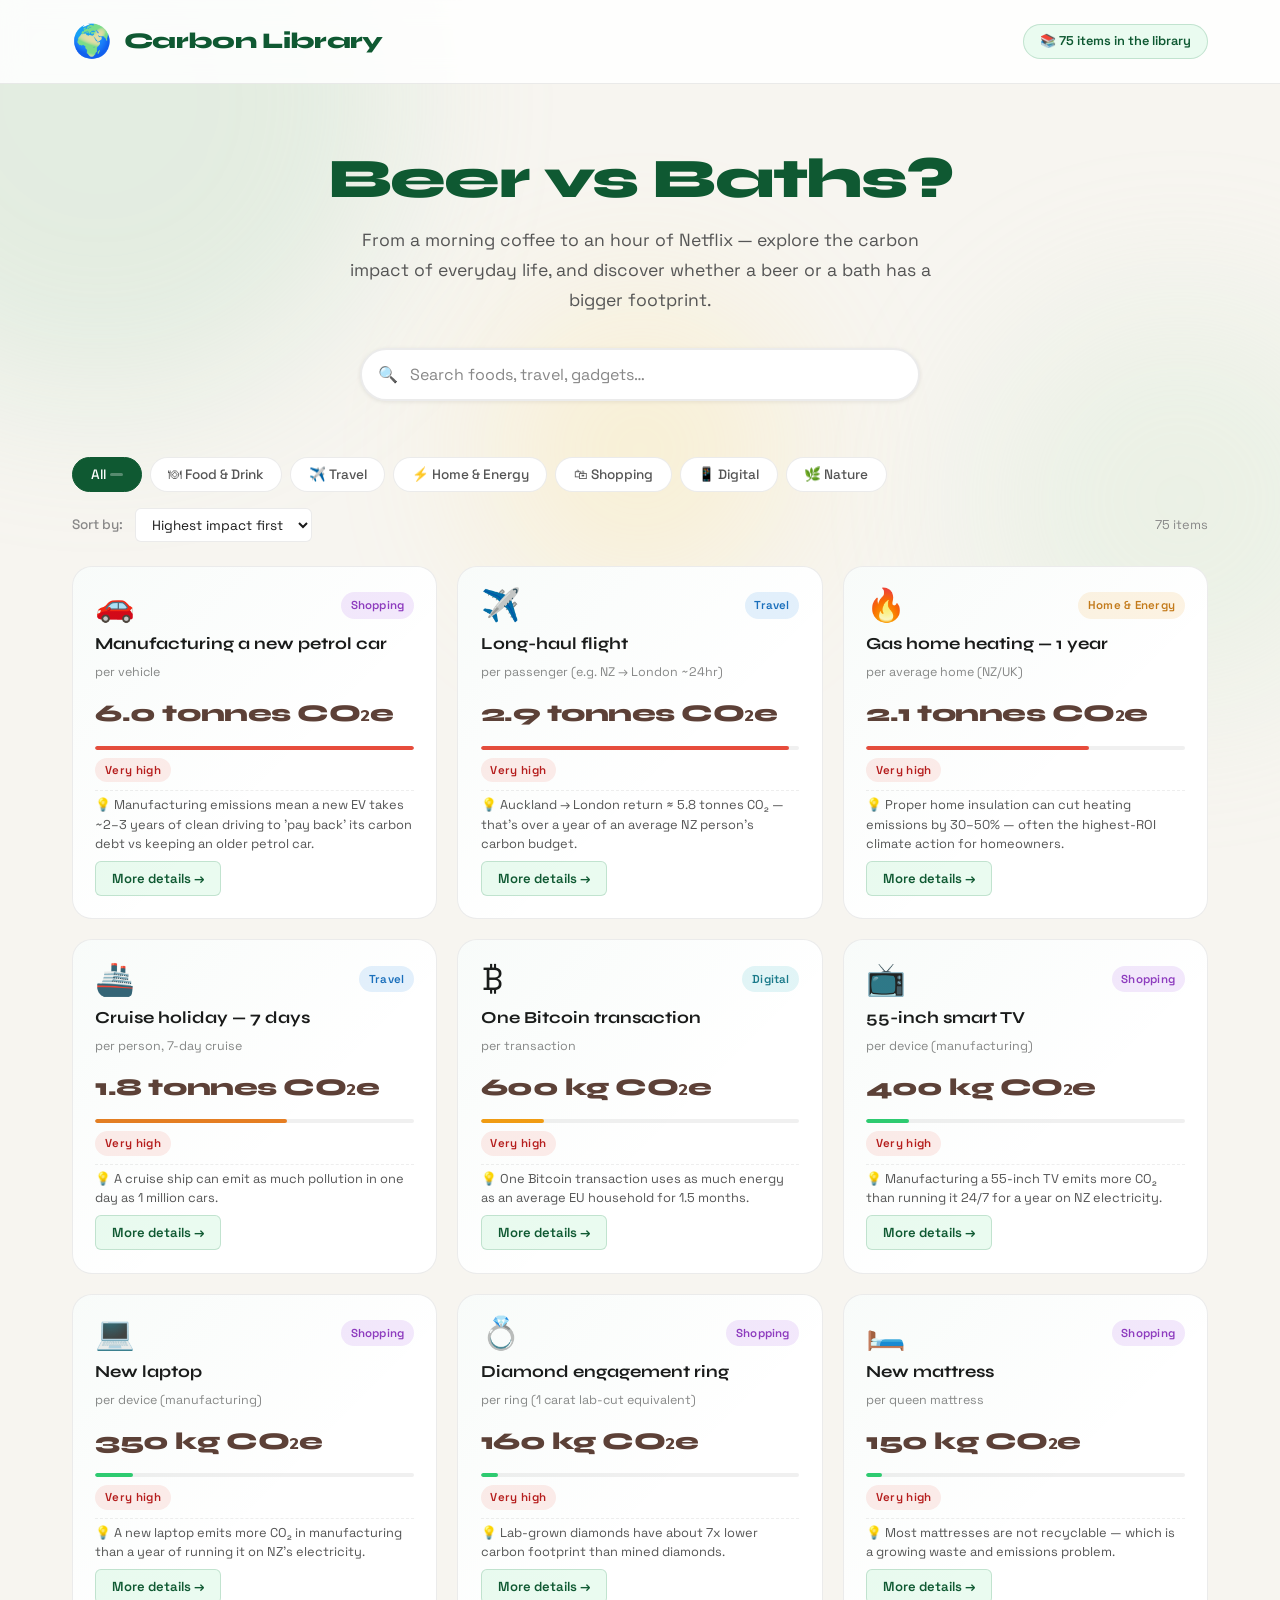
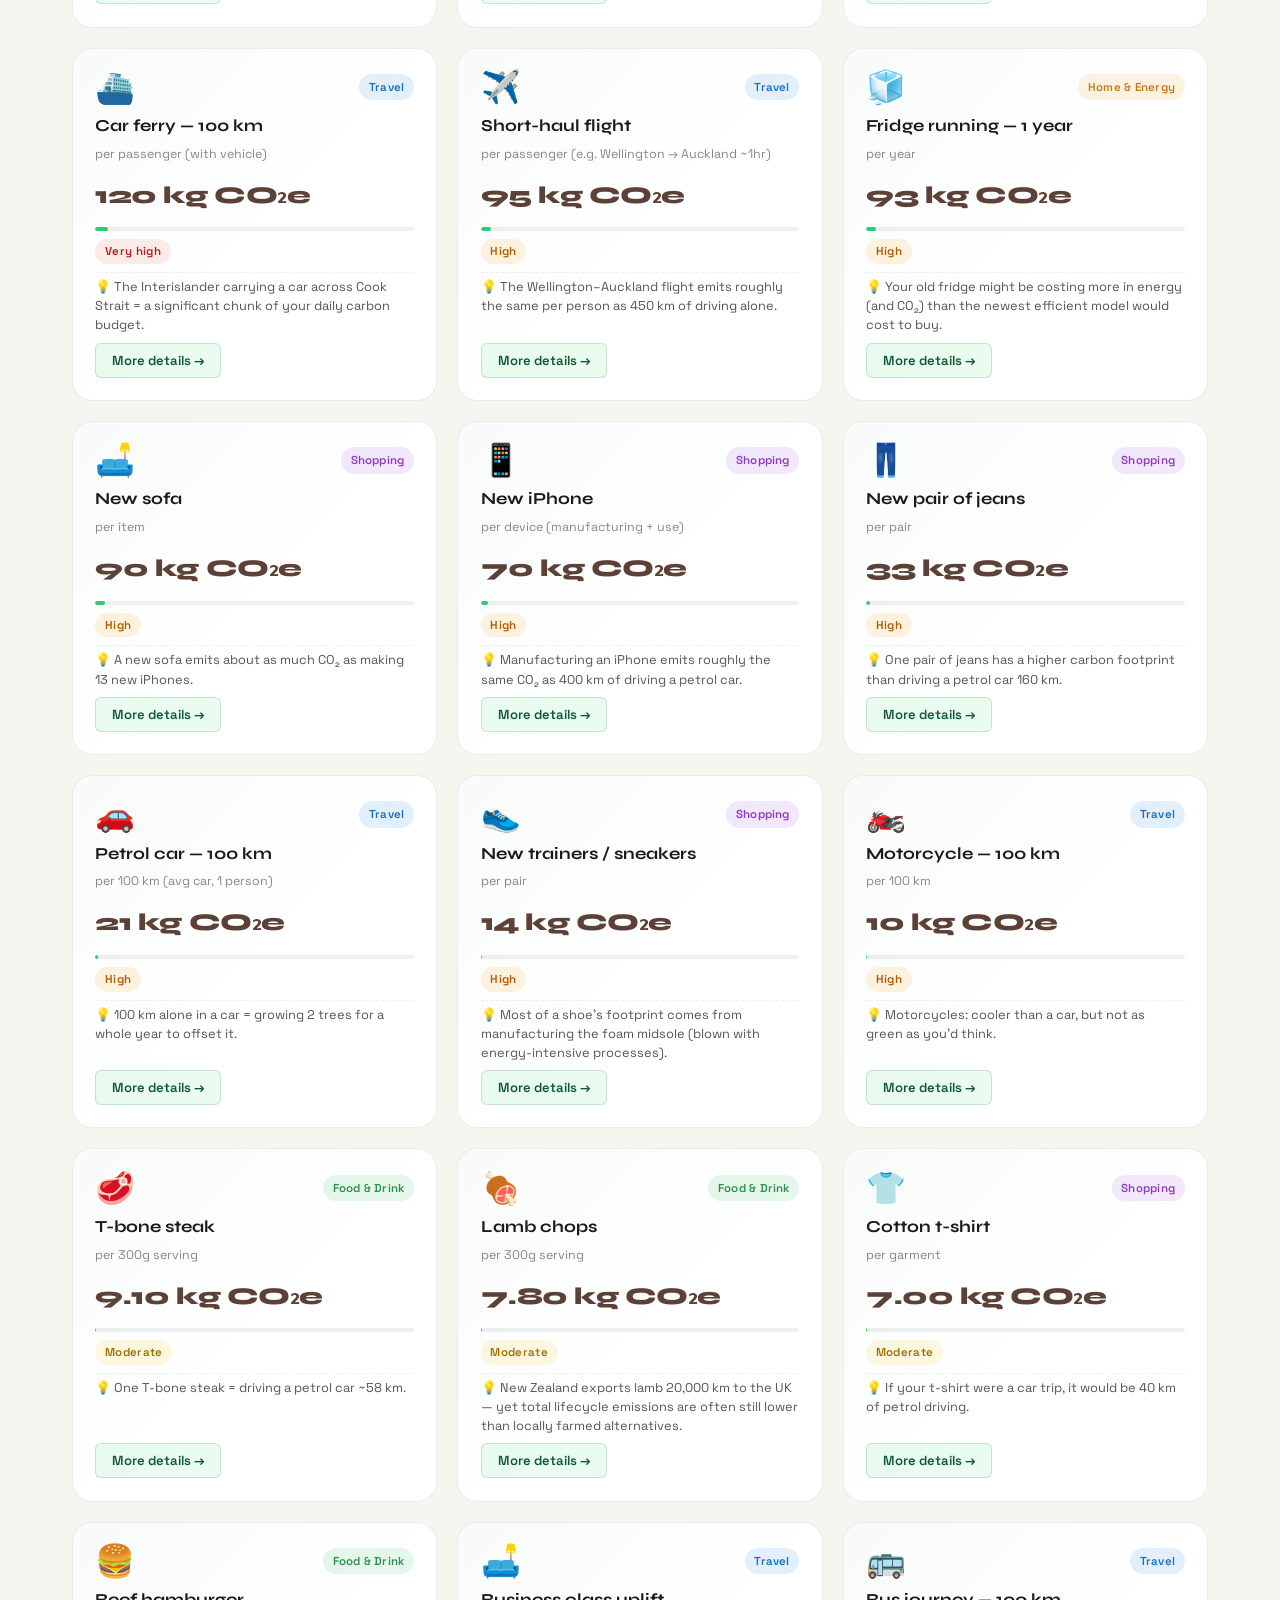
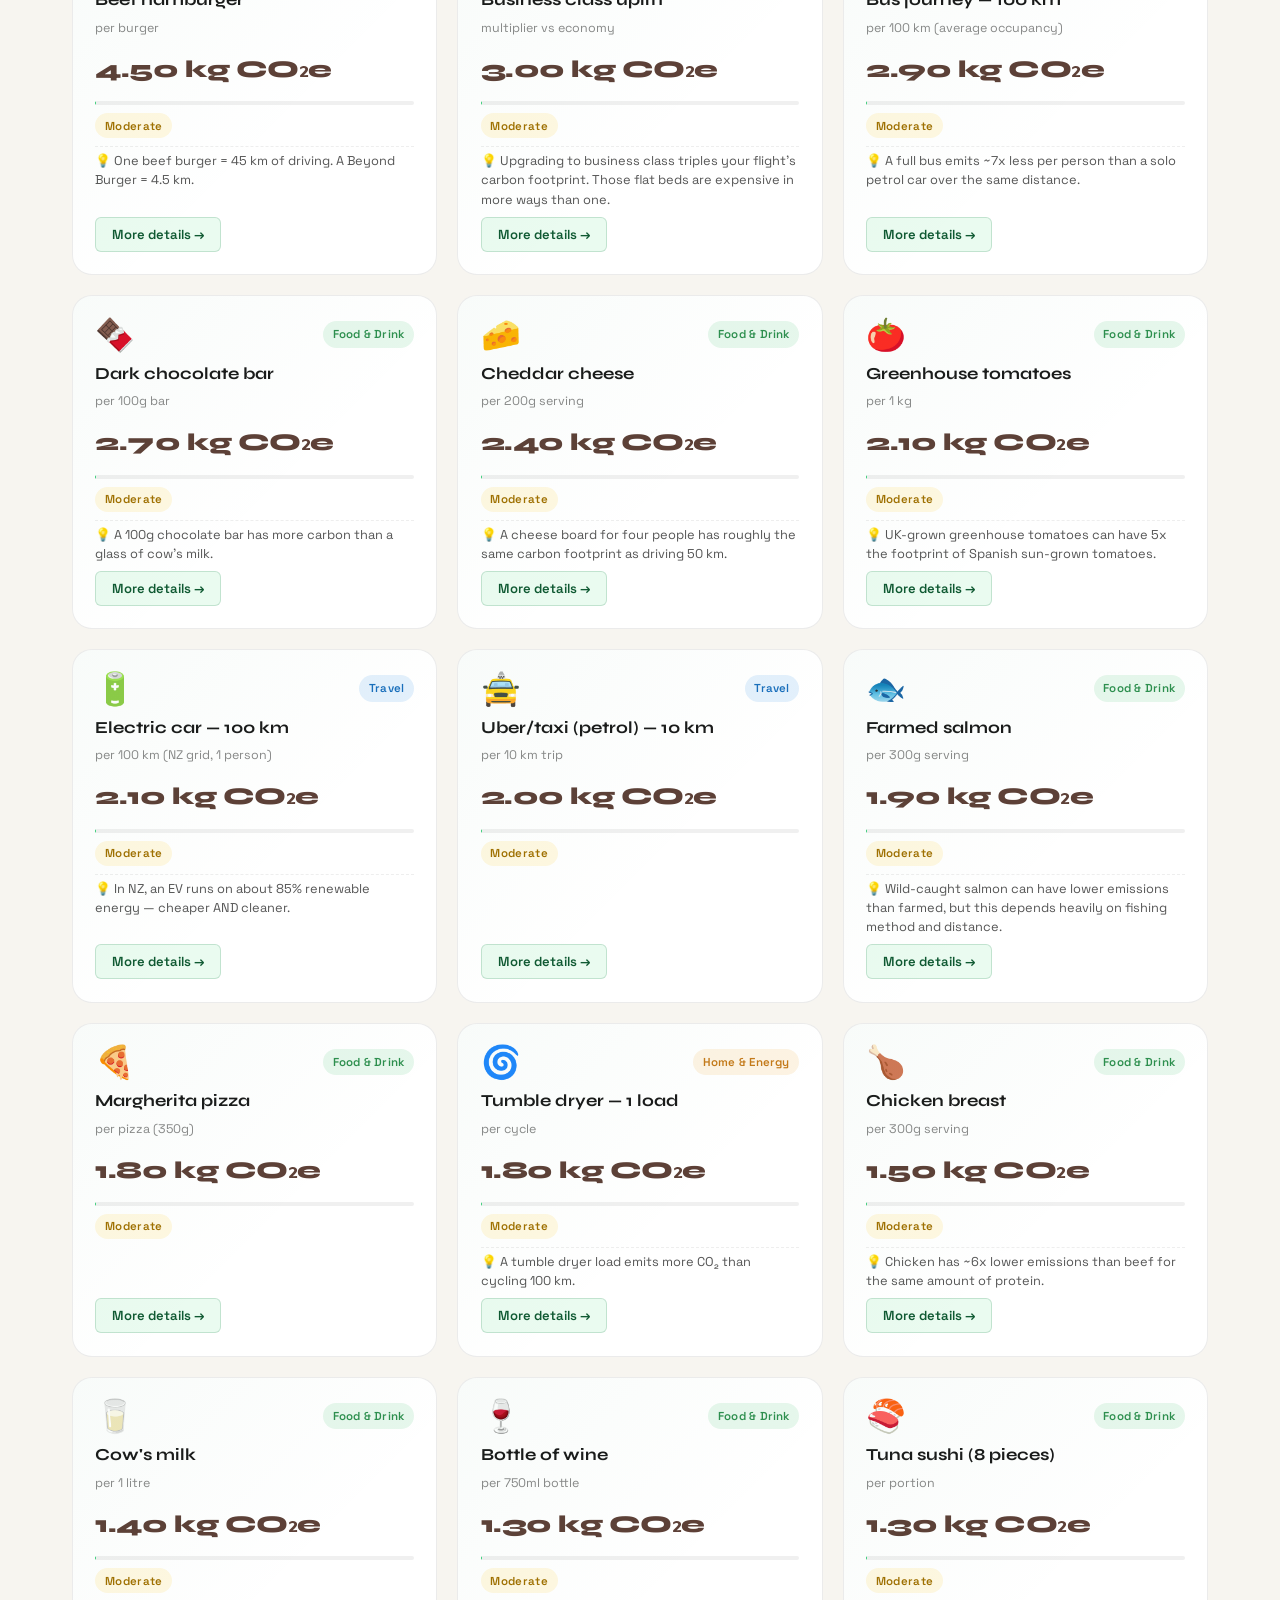
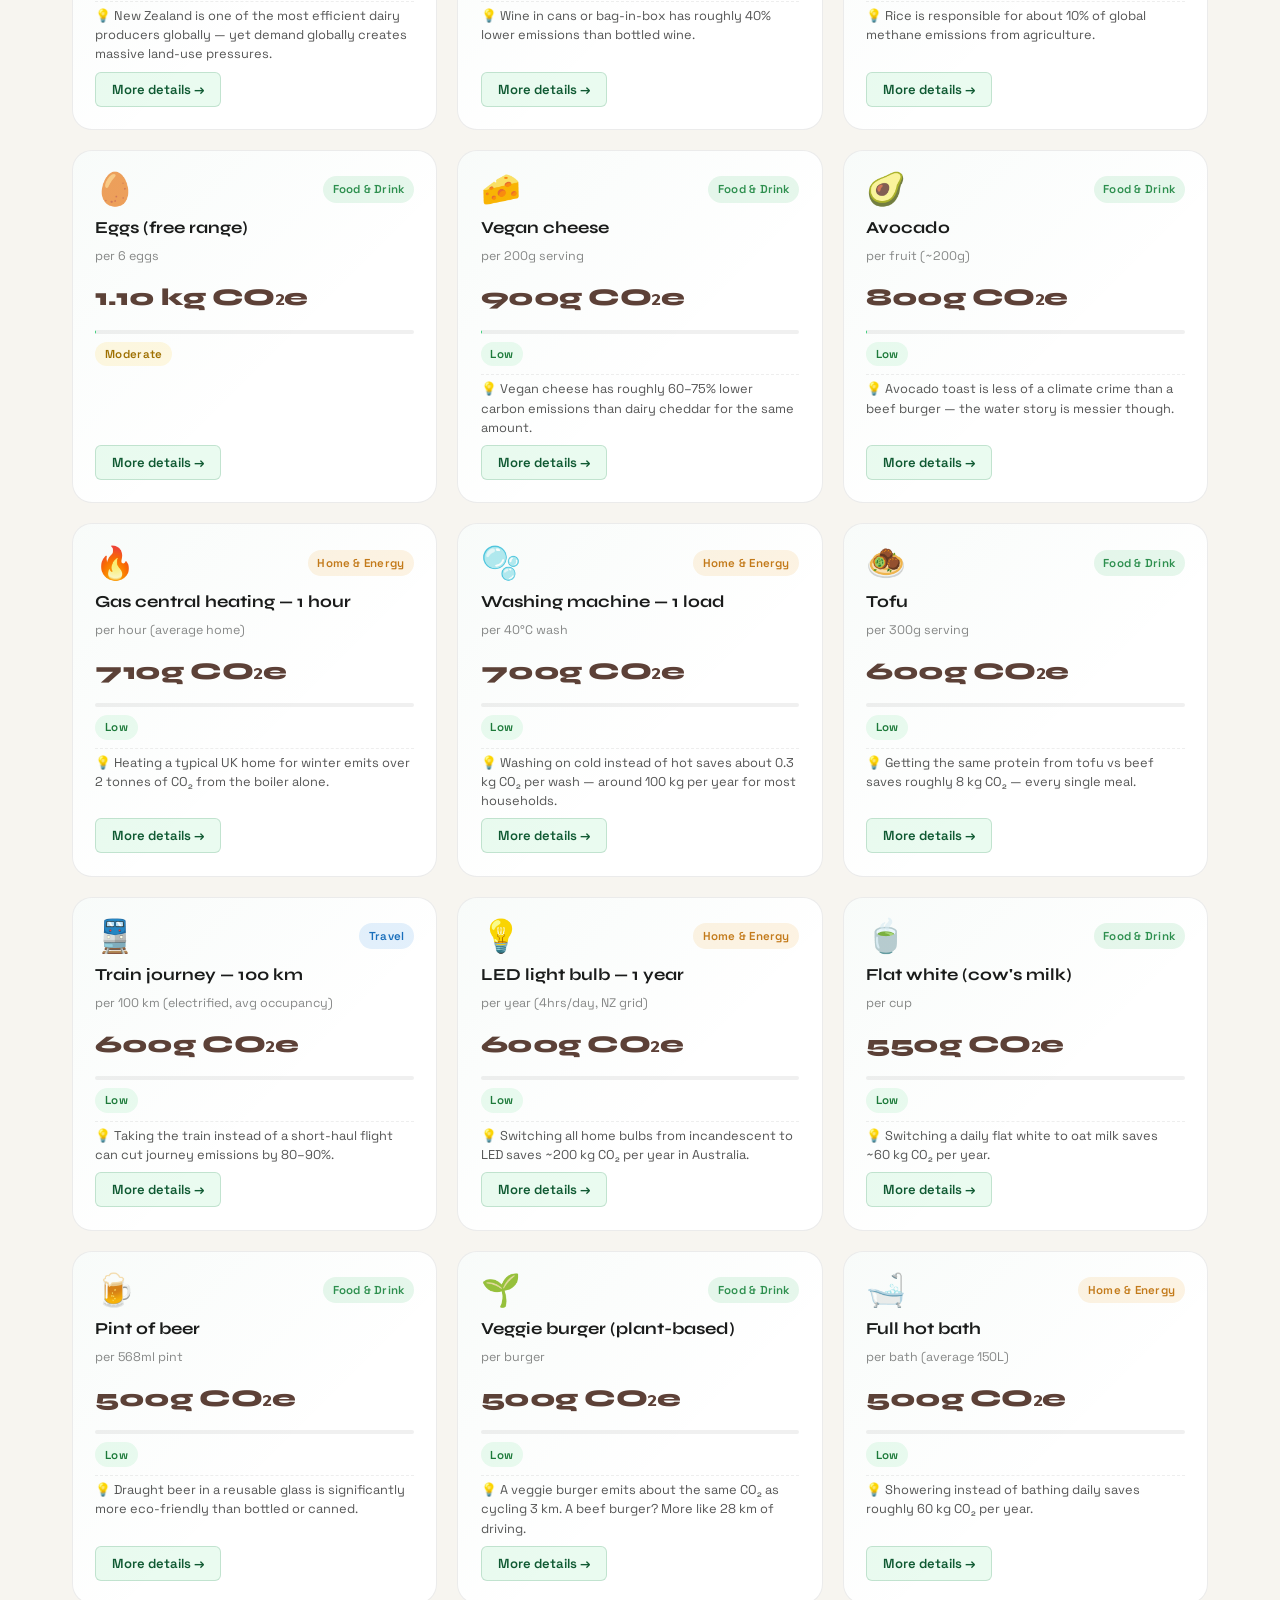
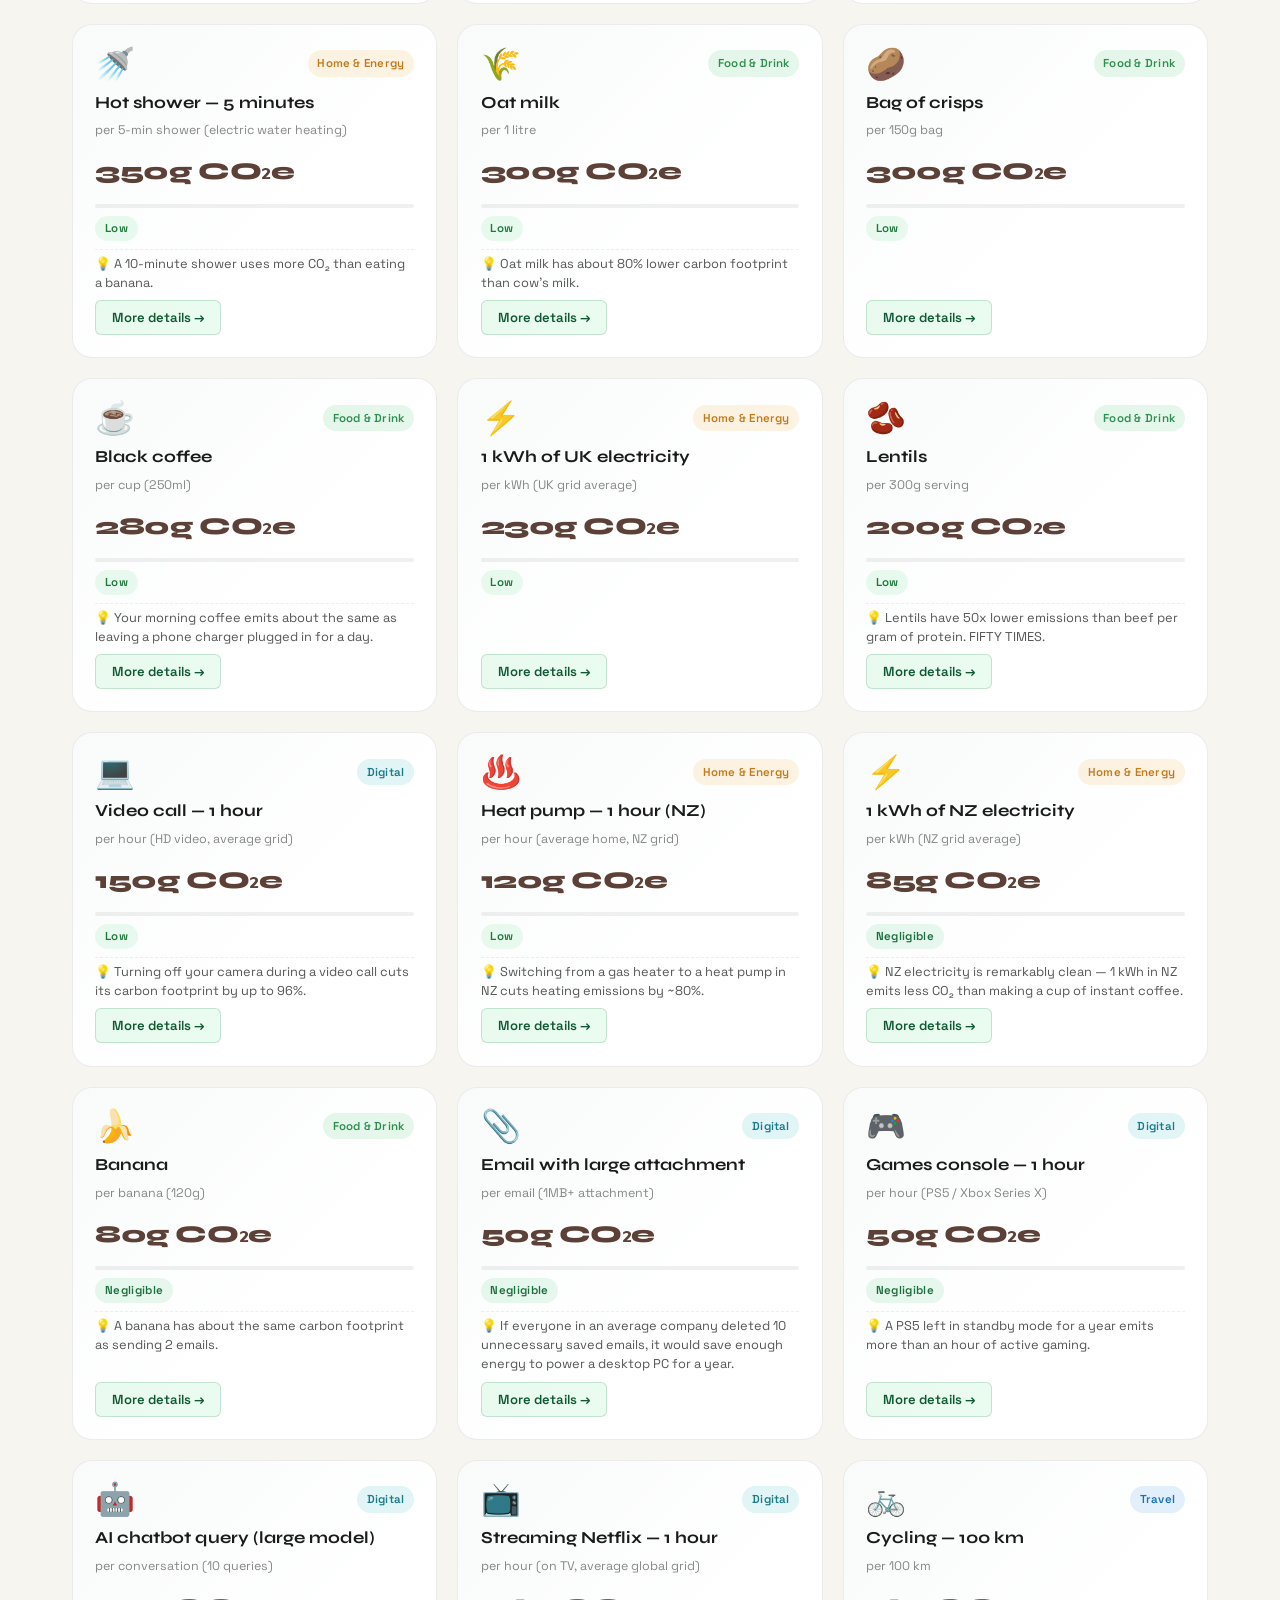
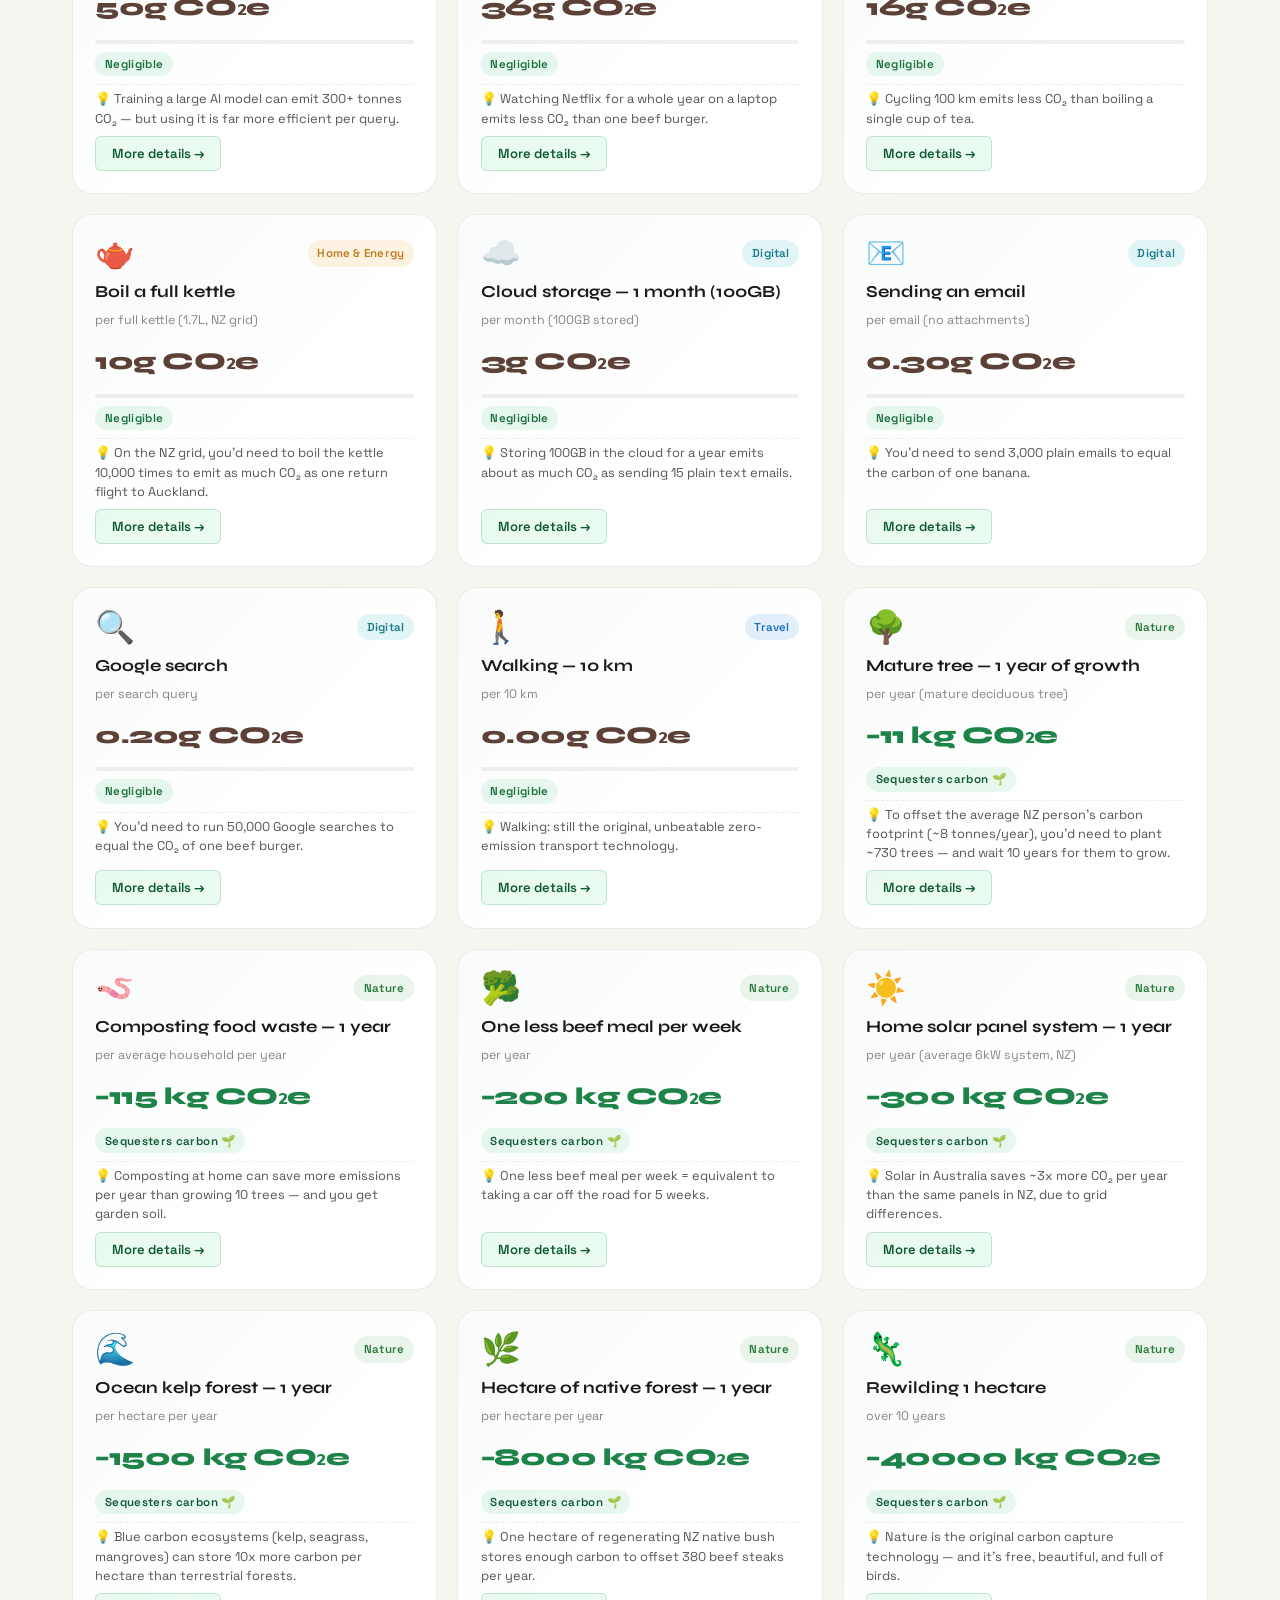
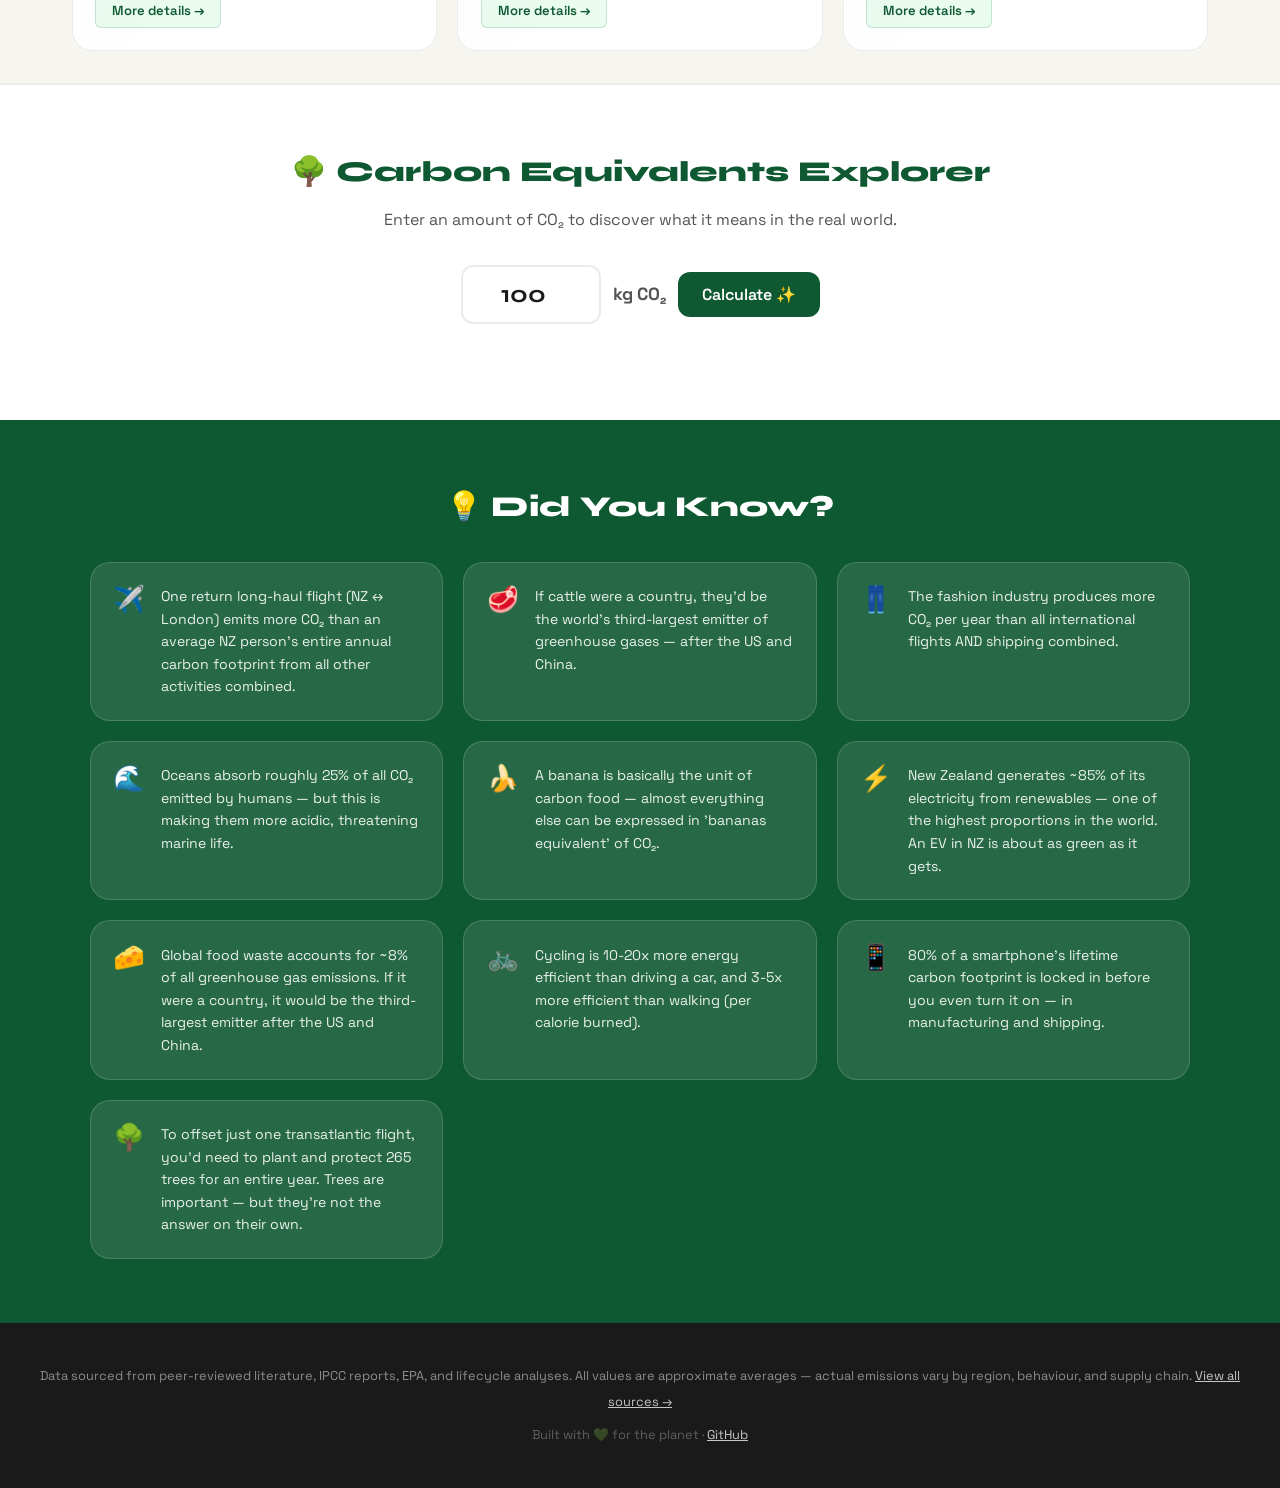
<file: index.html>
<!DOCTYPE html>
<html lang="en">
<head>
<meta charset="UTF-8" />
<meta name="viewport" content="width=device-width, initial-scale=1.0" />
<title>Carbon Library 🌍</title>
<link rel="preconnect" href="https://fonts.googleapis.com" />
<link rel="preconnect" href="https://fonts.gstatic.com" crossorigin />
<link href="https://fonts.googleapis.com/css2?family=Space+Grotesk:wght@300;400;500;600;700&family=Syne:wght@400;600;700;800&display=swap" rel="stylesheet" />
<link rel="stylesheet" href="style.css" />
</head>
<body>

<div class="bg-blobs" aria-hidden="true">
  <div class="blob blob-1"></div>
  <div class="blob blob-2"></div>
  <div class="blob blob-3"></div>
</div>

<header class="site-header">
  <div class="header-inner">
    <div class="logo">
      <span class="logo-icon">🌍</span>
      <div>
        <span class="logo-text">Carbon Library</span>
      </div>
    </div>
    <div class="header-stats">
      <div class="stat-pill" id="total-count">Loading…</div>
    </div>
  </div>
</header>

<main>

  <section class="hero">
    <h1>Beer vs Baths?</h1>
    <p class="hero-sub">From a morning coffee to an hour of Netflix — explore the carbon impact of everyday life, and discover whether a beer or a bath has a bigger footprint.</p>
    <div class="search-bar-wrap">
      <span class="search-icon">🔍</span>
      <input type="text" id="search" placeholder="Search foods, travel, gadgets…" autocomplete="off" aria-label="Search the carbon library" />
      <button class="clear-btn" id="clear-btn" aria-label="Clear search" style="display:none">✕</button>
    </div>
  </section>

  <section class="filter-row" aria-label="Filter by category">
    <button class="filter-btn active" data-cat="all">All <span class="count-badge" id="badge-all"></span></button>
    <button class="filter-btn" data-cat="food">🍽 Food &amp; Drink</button>
    <button class="filter-btn" data-cat="travel">✈️ Travel</button>
    <button class="filter-btn" data-cat="energy">⚡ Home &amp; Energy</button>
    <button class="filter-btn" data-cat="shopping">🛍 Shopping</button>
    <button class="filter-btn" data-cat="digital">📱 Digital</button>
    <button class="filter-btn" data-cat="nature">🌿 Nature</button>
  </section>

  <section class="sort-row">
    <label for="sort-select">Sort by:</label>
    <select id="sort-select">
      <option value="impact-desc">Highest impact first</option>
      <option value="impact-asc">Lowest impact first</option>
      <option value="alpha">A → Z</option>
    </select>
    <span class="results-count" id="results-label"></span>
  </section>

  <div class="cards-grid" id="cards-grid" role="list" aria-live="polite" aria-label="Carbon footprint entries">
  </div>

  <div class="empty-state" id="empty-state" hidden>
    <p>😅 Nothing found for that search.</p>
    <p>Try "beef", "flight", or "Netflix".</p>
  </div>

  <section class="equivalents-panel">
    <h2>🌳 Carbon Equivalents Explorer</h2>
    <p class="panel-sub">Enter an amount of CO₂ to discover what it means in the real world.</p>
    <div class="equiv-input-row">
      <input type="number" id="equiv-input" value="100" min="0" step="1" aria-label="Enter CO₂ in kg" />
      <span class="equiv-unit">kg CO₂</span>
      <button class="equiv-btn" onclick="computeEquivalents()">Calculate ✨</button>
    </div>
    <div class="equiv-results" id="equiv-results"></div>
  </section>

  <section class="fun-facts-panel">
    <h2>💡 Did You Know?</h2>
    <div class="facts-grid" id="facts-grid"></div>
  </section>

</main>

<footer>
  <p>Data sourced from peer-reviewed literature, IPCC reports, EPA, and lifecycle analyses. All values are approximate averages — actual emissions vary by region, behaviour, and supply chain. <a href="sources.html">View all sources →</a></p>
  <p class="footer-credit">Built with 💚 for the planet · <a href="https://github.com/yourusername/carbon-footprint-library">GitHub</a></p>
</footer>

<!-- Detail Modal -->
<div class="modal-overlay" id="modal-overlay" hidden role="dialog" aria-modal="true" aria-labelledby="modal-title">
  <div class="modal">
    <button class="modal-close" id="modal-close" aria-label="Close">✕</button>
    <div id="modal-content"></div>
  </div>
</div>

<script src="data.js"></script>
<script src="app.js"></script>
</body>
</html>
</file>
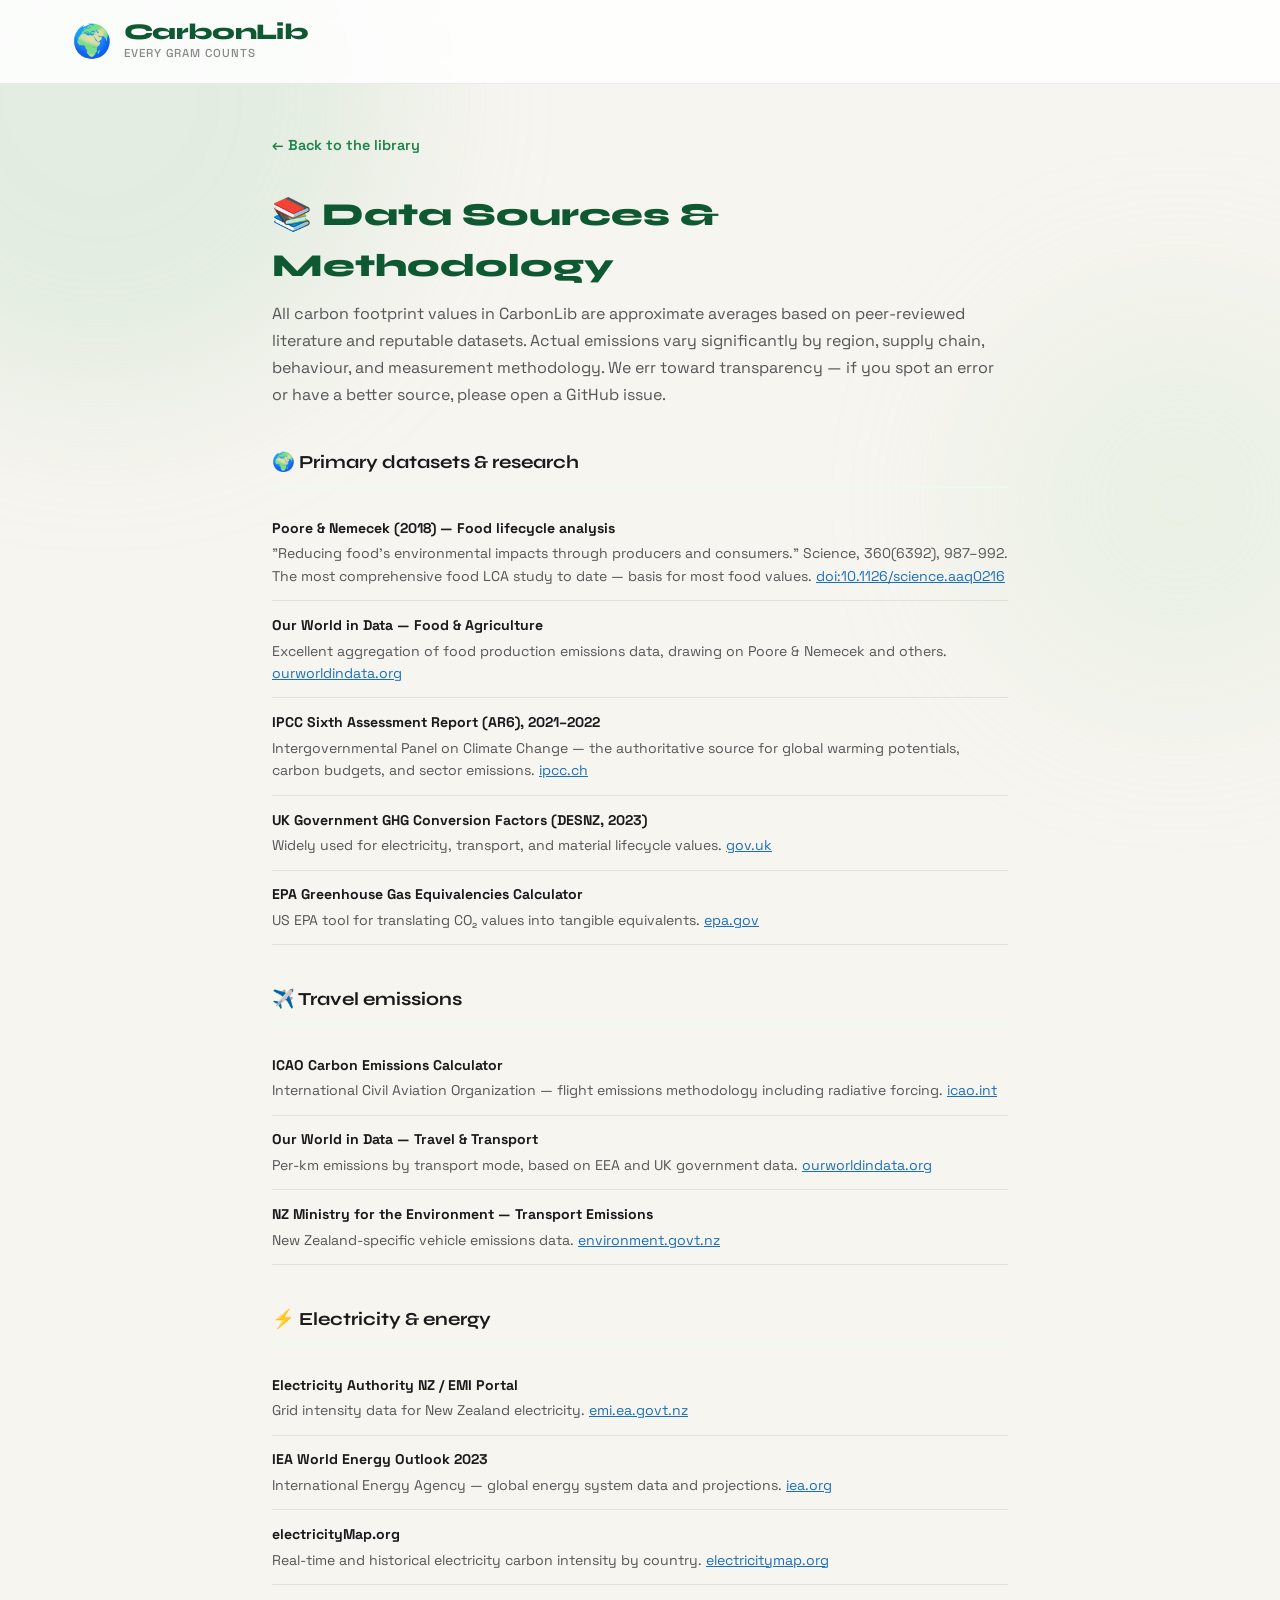
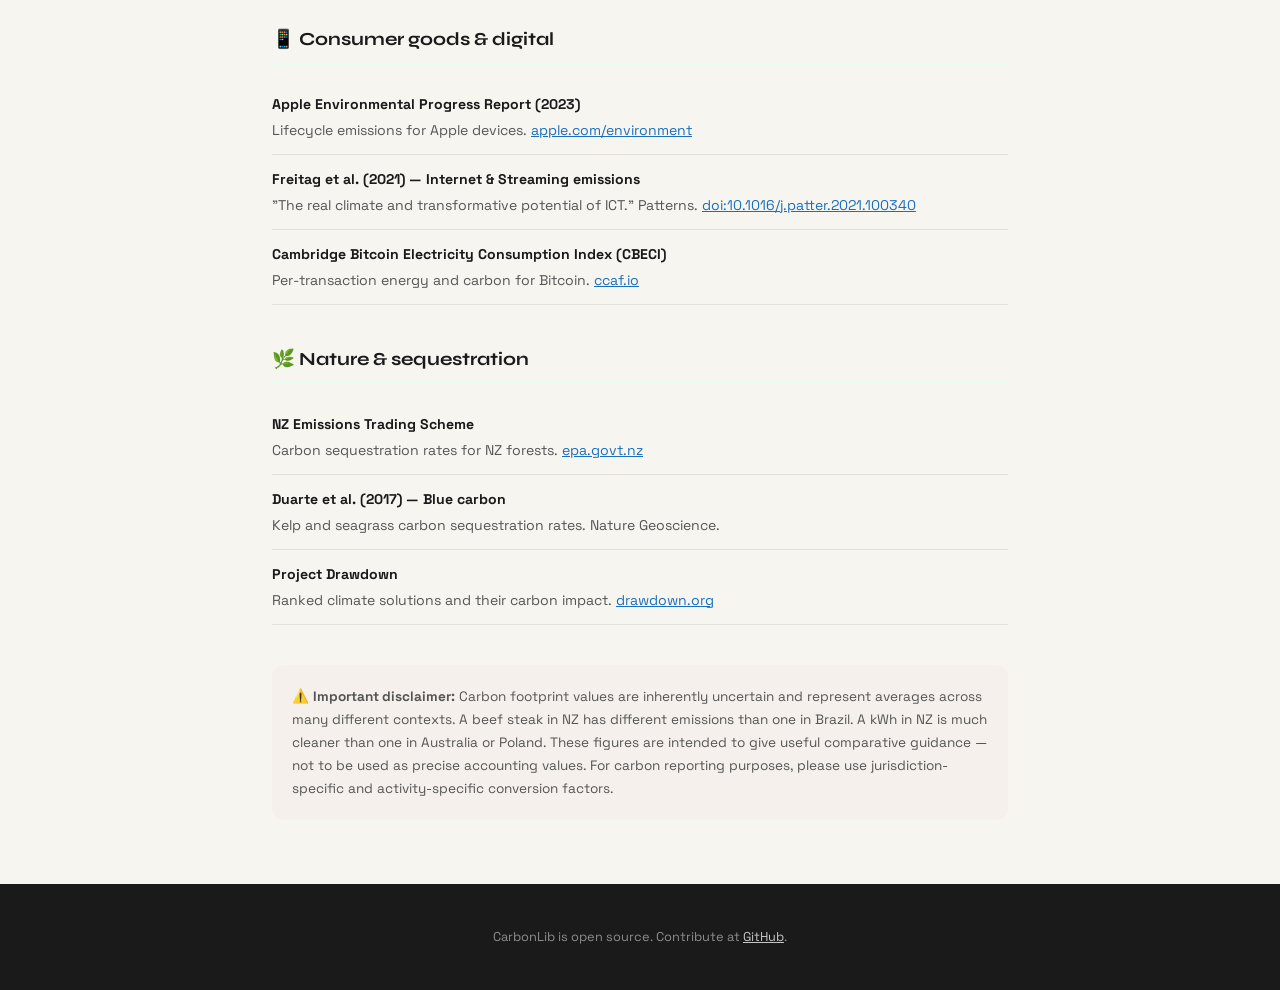
<file: sources.html>
<!DOCTYPE html>
<html lang="en">
<head>
<meta charset="UTF-8" />
<meta name="viewport" content="width=device-width, initial-scale=1.0" />
<title>Sources — CarbonLib</title>
<link rel="preconnect" href="https://fonts.googleapis.com" />
<link rel="preconnect" href="https://fonts.gstatic.com" crossorigin />
<link href="https://fonts.googleapis.com/css2?family=Space+Grotesk:wght@300;400;500;600;700&family=Syne:wght@400;600;700;800&display=swap" rel="stylesheet" />
<link rel="stylesheet" href="style.css" />
<style>
  .sources-page { max-width: 800px; margin: 0 auto; padding: 3rem 2rem 4rem; }
  .back-link { display: inline-flex; align-items: center; gap: 0.4rem; color: var(--green-mid); font-weight: 600; text-decoration: none; margin-bottom: 2rem; font-size: 0.9rem; }
  .back-link:hover { color: var(--green-deep); }
  .sources-page h1 { font-family: var(--font-display); font-size: 2rem; font-weight: 800; color: var(--green-deep); margin-bottom: 0.5rem; }
  .sources-page .lead { color: var(--text-muted); margin-bottom: 2.5rem; line-height: 1.7; }
  .source-group { margin-bottom: 2.5rem; }
  .source-group h2 { font-family: var(--font-display); font-size: 1.15rem; font-weight: 700; color: var(--text-primary); margin-bottom: 1rem; padding-bottom: 0.5rem; border-bottom: 2px solid var(--green-pale); }
  .source-item { padding: 0.8rem 0; border-bottom: 1px solid var(--border); font-size: 0.88rem; color: var(--text-muted); line-height: 1.6; }
  .source-item strong { color: var(--text-primary); display: block; margin-bottom: 0.2rem; }
  .source-item a { color: var(--sky); }
  .disclaimer { background: var(--earth-light); border-radius: var(--radius-md); padding: 1.25rem; font-size: 0.85rem; color: var(--text-muted); line-height: 1.7; margin-top: 2rem; }
</style>
</head>
<body>
<div class="bg-blobs" aria-hidden="true">
  <div class="blob blob-1"></div>
  <div class="blob blob-2"></div>
</div>

<header class="site-header">
  <div class="header-inner">
    <div class="logo">
      <span class="logo-icon">🌍</span>
      <div>
        <span class="logo-text">CarbonLib</span>
        <span class="logo-sub">Every gram counts</span>
      </div>
    </div>
  </div>
</header>

<main>
<div class="sources-page" style="position:relative;z-index:1">

  <a href="index.html" class="back-link">← Back to the library</a>

  <h1>📚 Data Sources & Methodology</h1>
  <p class="lead">All carbon footprint values in CarbonLib are approximate averages based on peer-reviewed literature and reputable datasets. Actual emissions vary significantly by region, supply chain, behaviour, and measurement methodology. We err toward transparency — if you spot an error or have a better source, please open a GitHub issue.</p>

  <div class="source-group">
    <h2>🌍 Primary datasets & research</h2>
    <div class="source-item">
      <strong>Poore & Nemecek (2018) — Food lifecycle analysis</strong>
      "Reducing food's environmental impacts through producers and consumers." Science, 360(6392), 987–992. The most comprehensive food LCA study to date — basis for most food values. <a href="https://doi.org/10.1126/science.aaq0216" target="_blank">doi:10.1126/science.aaq0216</a>
    </div>
    <div class="source-item">
      <strong>Our World in Data — Food & Agriculture</strong>
      Excellent aggregation of food production emissions data, drawing on Poore & Nemecek and others. <a href="https://ourworldindata.org/food-choice-vs-eating-local" target="_blank">ourworldindata.org</a>
    </div>
    <div class="source-item">
      <strong>IPCC Sixth Assessment Report (AR6), 2021–2022</strong>
      Intergovernmental Panel on Climate Change — the authoritative source for global warming potentials, carbon budgets, and sector emissions. <a href="https://www.ipcc.ch/assessment-report/ar6/" target="_blank">ipcc.ch</a>
    </div>
    <div class="source-item">
      <strong>UK Government GHG Conversion Factors (DESNZ, 2023)</strong>
      Widely used for electricity, transport, and material lifecycle values. <a href="https://www.gov.uk/government/publications/greenhouse-gas-reporting-conversion-factors-2023" target="_blank">gov.uk</a>
    </div>
    <div class="source-item">
      <strong>EPA Greenhouse Gas Equivalencies Calculator</strong>
      US EPA tool for translating CO₂ values into tangible equivalents. <a href="https://www.epa.gov/energy/greenhouse-gas-equivalencies-calculator" target="_blank">epa.gov</a>
    </div>
  </div>

  <div class="source-group">
    <h2>✈️ Travel emissions</h2>
    <div class="source-item">
      <strong>ICAO Carbon Emissions Calculator</strong>
      International Civil Aviation Organization — flight emissions methodology including radiative forcing. <a href="https://www.icao.int/environmental-protection/CarbonOffset/Pages/default.aspx" target="_blank">icao.int</a>
    </div>
    <div class="source-item">
      <strong>Our World in Data — Travel & Transport</strong>
      Per-km emissions by transport mode, based on EEA and UK government data. <a href="https://ourworldindata.org/travel-carbon-footprint" target="_blank">ourworldindata.org</a>
    </div>
    <div class="source-item">
      <strong>NZ Ministry for the Environment — Transport Emissions</strong>
      New Zealand-specific vehicle emissions data. <a href="https://environment.govt.nz" target="_blank">environment.govt.nz</a>
    </div>
  </div>

  <div class="source-group">
    <h2>⚡ Electricity & energy</h2>
    <div class="source-item">
      <strong>Electricity Authority NZ / EMI Portal</strong>
      Grid intensity data for New Zealand electricity. <a href="https://www.emi.ea.govt.nz" target="_blank">emi.ea.govt.nz</a>
    </div>
    <div class="source-item">
      <strong>IEA World Energy Outlook 2023</strong>
      International Energy Agency — global energy system data and projections. <a href="https://www.iea.org/reports/world-energy-outlook-2023" target="_blank">iea.org</a>
    </div>
    <div class="source-item">
      <strong>electricityMap.org</strong>
      Real-time and historical electricity carbon intensity by country. <a href="https://electricitymap.org" target="_blank">electricitymap.org</a>
    </div>
  </div>

  <div class="source-group">
    <h2>📱 Consumer goods & digital</h2>
    <div class="source-item">
      <strong>Apple Environmental Progress Report (2023)</strong>
      Lifecycle emissions for Apple devices. <a href="https://www.apple.com/environment/" target="_blank">apple.com/environment</a>
    </div>
    <div class="source-item">
      <strong>Freitag et al. (2021) — Internet & Streaming emissions</strong>
      "The real climate and transformative potential of ICT." Patterns. <a href="https://doi.org/10.1016/j.patter.2021.100340" target="_blank">doi:10.1016/j.patter.2021.100340</a>
    </div>
    <div class="source-item">
      <strong>Cambridge Bitcoin Electricity Consumption Index (CBECI)</strong>
      Per-transaction energy and carbon for Bitcoin. <a href="https://ccaf.io/cbnsi/cbeci" target="_blank">ccaf.io</a>
    </div>
  </div>

  <div class="source-group">
    <h2>🌿 Nature & sequestration</h2>
    <div class="source-item">
      <strong>NZ Emissions Trading Scheme</strong>
      Carbon sequestration rates for NZ forests. <a href="https://www.epa.govt.nz/industry-areas/emissions-trading-scheme/" target="_blank">epa.govt.nz</a>
    </div>
    <div class="source-item">
      <strong>Duarte et al. (2017) — Blue carbon</strong>
      Kelp and seagrass carbon sequestration rates. Nature Geoscience.
    </div>
    <div class="source-item">
      <strong>Project Drawdown</strong>
      Ranked climate solutions and their carbon impact. <a href="https://drawdown.org" target="_blank">drawdown.org</a>
    </div>
  </div>

  <div class="disclaimer">
    ⚠️ <strong>Important disclaimer:</strong> Carbon footprint values are inherently uncertain and represent averages across many different contexts. A beef steak in NZ has different emissions than one in Brazil. A kWh in NZ is much cleaner than one in Australia or Poland. These figures are intended to give useful comparative guidance — not to be used as precise accounting values. For carbon reporting purposes, please use jurisdiction-specific and activity-specific conversion factors.
  </div>

</div>
</main>

<footer>
  <p>CarbonLib is open source. Contribute at <a href="https://github.com/yourusername/carbon-footprint-library">GitHub</a>.</p>
</footer>
</body>
</html>
</file>
<file: style.css>
/* ============================================================
   CarbonLib — style.css
   A playful, earthy, engaging design system
   ============================================================ */

@import url('https://fonts.googleapis.com/css2?family=Space+Grotesk:wght@300;400;500;600;700&family=Syne:wght@400;600;700;800&display=swap');

/* ─── Reset & Base ─────────────────────────────────────────── */
*, *::before, *::after { box-sizing: border-box; margin: 0; padding: 0; }

:root {
  --green-deep:   #0f5932;
  --green-mid:    #1d8348;
  --green-light:  #2ecc71;
  --green-pale:   #eafbf0;
  --earth:        #5d4037;
  --earth-light:  #f5f0eb;
  --sky:          #1a6fbc;
  --amber:        #c47a1a;
  --coral:        #c0392b;
  --text-primary: #1a1a1a;
  --text-muted:   #555;
  --text-faint:   #888;
  --border:       rgba(0,0,0,0.08);
  --surface:      #ffffff;
  --page-bg:      #f7f5f0;
  --radius-sm:    6px;
  --radius-md:    12px;
  --radius-lg:    20px;
  --shadow-sm:    0 1px 4px rgba(0,0,0,0.08);
  --shadow-md:    0 4px 20px rgba(0,0,0,0.10);
  --shadow-lg:    0 12px 40px rgba(0,0,0,0.14);
  --font-display: 'Syne', sans-serif;
  --font-body:    'Space Grotesk', sans-serif;
}

html { font-size: 16px; scroll-behavior: smooth; }

body {
  font-family: var(--font-body);
  background: var(--page-bg);
  color: var(--text-primary);
  line-height: 1.6;
  min-height: 100vh;
  position: relative;
  overflow-x: hidden;
}

/* ─── Background Blobs ─────────────────────────────────────── */
.bg-blobs {
  position: fixed;
  inset: 0;
  pointer-events: none;
  overflow: hidden;
  z-index: 0;
}

.blob {
  position: absolute;
  border-radius: 50%;
  filter: blur(80px);
  opacity: 0.25;
}

.blob-1 {
  width: 600px; height: 600px;
  background: #a8d5b5;
  top: -200px; left: -200px;
  animation: blobFloat 18s ease-in-out infinite;
}

.blob-2 {
  width: 400px; height: 400px;
  background: #c8e6c9;
  bottom: 200px; right: -100px;
  animation: blobFloat 22s ease-in-out infinite reverse;
}

.blob-3 {
  width: 300px; height: 300px;
  background: #ffe082;
  top: 50%; left: 50%;
  transform: translate(-50%,-50%);
  animation: blobFloat 15s ease-in-out infinite 5s;
}

@keyframes blobFloat {
  0%,100% { transform: translate(0,0) scale(1); }
  33% { transform: translate(30px,-40px) scale(1.05); }
  66% { transform: translate(-20px,30px) scale(0.95); }
}

/* ─── Layout Layers ─────────────────────────────────────────── */
header, main, footer { position: relative; z-index: 1; }

/* ─── Header ────────────────────────────────────────────────── */
.site-header {
  background: rgba(255,255,255,0.85);
  backdrop-filter: blur(12px);
  -webkit-backdrop-filter: blur(12px);
  border-bottom: 1px solid var(--border);
  position: sticky;
  top: 0;
  z-index: 100;
}

.header-inner {
  max-width: 1200px;
  margin: 0 auto;
  padding: 1rem 2rem;
  display: flex;
  align-items: center;
  justify-content: space-between;
  gap: 1rem;
}

.logo {
  display: flex;
  align-items: center;
  gap: 0.75rem;
}

.logo-icon { font-size: 2rem; }

.logo-text {
  display: block;
  font-family: var(--font-display);
  font-weight: 800;
  font-size: 1.4rem;
  color: var(--green-deep);
  letter-spacing: -0.03em;
  line-height: 1;
}

.logo-sub {
  display: block;
  font-size: 0.72rem;
  color: var(--text-faint);
  letter-spacing: 0.08em;
  text-transform: uppercase;
  font-weight: 500;
}

.stat-pill {
  background: var(--green-pale);
  color: var(--green-deep);
  border-radius: 100px;
  padding: 0.4rem 1rem;
  font-size: 0.8rem;
  font-weight: 600;
  border: 1px solid rgba(30,130,76,0.2);
}

/* ─── Hero ──────────────────────────────────────────────────── */
.hero {
  max-width: 800px;
  margin: 0 auto;
  padding: 4rem 2rem 2rem;
  text-align: center;
}

.hero h1 {
  font-family: var(--font-display);
  font-size: clamp(2rem, 5vw, 3.5rem);
  font-weight: 800;
  line-height: 1.1;
  color: var(--green-deep);
  letter-spacing: -0.03em;
  margin-bottom: 1rem;
}

.hero-sub {
  font-size: 1.1rem;
  color: var(--text-muted);
  max-width: 600px;
  margin: 0 auto 2rem;
  line-height: 1.7;
}

/* ─── Search ────────────────────────────────────────────────── */
.search-bar-wrap {
  position: relative;
  max-width: 560px;
  margin: 0 auto;
  display: flex;
  align-items: center;
}

.search-icon {
  position: absolute;
  left: 1.1rem;
  font-size: 1rem;
  pointer-events: none;
  z-index: 1;
}

#search {
  width: 100%;
  padding: 0.9rem 3.2rem 0.9rem 3rem;
  border: 2px solid var(--border);
  border-radius: 100px;
  font-family: var(--font-body);
  font-size: 1rem;
  background: white;
  color: var(--text-primary);
  transition: border-color 0.2s, box-shadow 0.2s;
  box-shadow: var(--shadow-sm);
}

#search:focus {
  outline: none;
  border-color: var(--green-mid);
  box-shadow: 0 0 0 4px rgba(30,130,76,0.12);
}

#search::placeholder { color: var(--text-faint); }

.clear-btn {
  position: absolute;
  right: 1rem;
  background: var(--border);
  border: none;
  width: 24px; height: 24px;
  border-radius: 50%;
  display: flex;
  align-items: center;
  justify-content: center;
  cursor: pointer;
  font-size: 0.75rem;
  color: var(--text-muted);
  transition: background 0.2s;
}

.clear-btn:hover { background: rgba(0,0,0,0.15); }

/* ─── Filters ───────────────────────────────────────────────── */
.filter-row {
  max-width: 1200px;
  margin: 0 auto;
  padding: 1.5rem 2rem 0;
  display: flex;
  flex-wrap: wrap;
  gap: 0.5rem;
}

.filter-btn {
  padding: 0.5rem 1.1rem;
  border-radius: 100px;
  border: 1.5px solid var(--border);
  background: white;
  color: var(--text-muted);
  font-family: var(--font-body);
  font-size: 0.85rem;
  font-weight: 500;
  cursor: pointer;
  transition: all 0.18s ease;
  white-space: nowrap;
  display: flex;
  align-items: center;
  gap: 0.3rem;
}

.filter-btn:hover {
  border-color: var(--green-mid);
  color: var(--green-mid);
  background: var(--green-pale);
}

.filter-btn.active {
  background: var(--green-deep);
  color: white;
  border-color: var(--green-deep);
}

.count-badge {
  background: rgba(255,255,255,0.3);
  border-radius: 100px;
  padding: 0.1rem 0.4rem;
  font-size: 0.75rem;
}

/* ─── Sort Row ──────────────────────────────────────────────── */
.sort-row {
  max-width: 1200px;
  margin: 1rem auto 0;
  padding: 0 2rem;
  display: flex;
  align-items: center;
  gap: 0.75rem;
}

.sort-row label {
  font-size: 0.85rem;
  color: var(--text-faint);
  font-weight: 500;
}

#sort-select {
  font-family: var(--font-body);
  font-size: 0.85rem;
  padding: 0.4rem 0.75rem;
  border: 1.5px solid var(--border);
  border-radius: var(--radius-sm);
  background: white;
  color: var(--text-primary);
  cursor: pointer;
}

#sort-select:focus {
  outline: none;
  border-color: var(--green-mid);
}

.results-count {
  margin-left: auto;
  font-size: 0.8rem;
  color: var(--text-faint);
}

/* ─── Cards Grid ────────────────────────────────────────────── */
.cards-grid {
  max-width: 1200px;
  margin: 1.5rem auto 0;
  padding: 0 2rem 2rem;
  display: grid;
  grid-template-columns: repeat(auto-fill, minmax(280px, 1fr));
  gap: 1.25rem;
}

/* ─── Card ──────────────────────────────────────────────────── */
.carbon-card {
  background: white;
  border-radius: var(--radius-lg);
  padding: 1.4rem;
  border: 1.5px solid var(--border);
  cursor: pointer;
  transition: transform 0.2s ease, box-shadow 0.2s ease, border-color 0.2s ease;
  animation: cardIn 0.4s ease both;
  display: flex;
  flex-direction: column;
  gap: 0.5rem;
  position: relative;
  overflow: hidden;
}

.carbon-card::before {
  content: '';
  position: absolute;
  inset: 0;
  background: linear-gradient(135deg, rgba(30,130,76,0.03) 0%, transparent 60%);
  pointer-events: none;
}

@keyframes cardIn {
  from { opacity: 0; transform: translateY(16px); }
  to   { opacity: 1; transform: translateY(0); }
}

.carbon-card:hover {
  transform: translateY(-4px);
  box-shadow: var(--shadow-md);
  border-color: rgba(30,130,76,0.25);
}

.carbon-card:focus {
  outline: none;
  box-shadow: 0 0 0 3px rgba(30,130,76,0.3);
}

.card-header {
  display: flex;
  align-items: center;
  justify-content: space-between;
  margin-bottom: 0.25rem;
}

.card-emoji {
  font-size: 2rem;
  line-height: 1;
}

.card-cat-badge {
  font-size: 0.72rem;
  font-weight: 600;
  padding: 0.25rem 0.6rem;
  border-radius: 100px;
  letter-spacing: 0.02em;
}

.card-name {
  font-family: var(--font-display);
  font-size: 1.05rem;
  font-weight: 700;
  color: var(--text-primary);
  line-height: 1.3;
}

.card-unit {
  font-size: 0.78rem;
  color: var(--text-faint);
  font-weight: 400;
}

.card-co2 {
  font-family: var(--font-display);
  font-size: 1.5rem;
  font-weight: 800;
  color: var(--earth);
  letter-spacing: -0.02em;
  margin: 0.25rem 0;
}

.card-co2-green {
  color: var(--green-mid) !important;
}

/* ─── Impact Bar ────────────────────────────────────────────── */
.impact-bar-wrap {
  height: 4px;
  background: #f0f0f0;
  border-radius: 100px;
  overflow: hidden;
}

.impact-bar-fill {
  height: 100%;
  border-radius: 100px;
  transition: width 0.6s ease;
}

/* ─── Impact Badges ─────────────────────────────────────────── */
.impact-badge {
  font-size: 0.72rem;
  font-weight: 600;
  padding: 0.2rem 0.6rem;
  border-radius: 100px;
  display: inline-block;
  letter-spacing: 0.03em;
  width: fit-content;
}

.impact-sequester  { background: #e8f8ef; color: #0f5932; }
.impact-negligible { background: #e8f8ef; color: #1a6f3c; }
.impact-low        { background: #eafbf0; color: #1d7a3a; }
.impact-moderate   { background: #fff8e1; color: #a07000; }
.impact-high       { background: #fff3e0; color: #b35a00; }
.impact-very-high  { background: #fdecea; color: #b71c1c; }

.card-funfact {
  font-size: 0.8rem;
  color: var(--text-muted);
  line-height: 1.5;
  padding-top: 0.25rem;
  border-top: 1px dashed #eee;
  flex: 1;
}

.card-details-btn {
  margin-top: auto;
  padding: 0.5rem 1rem;
  background: var(--green-pale);
  border: 1.5px solid rgba(30,130,76,0.2);
  border-radius: var(--radius-sm);
  color: var(--green-deep);
  font-family: var(--font-body);
  font-size: 0.82rem;
  font-weight: 600;
  cursor: pointer;
  transition: all 0.18s ease;
  align-self: flex-start;
}

.card-details-btn:hover {
  background: var(--green-mid);
  color: white;
  border-color: var(--green-mid);
}

/* ─── Empty State ───────────────────────────────────────────── */
.empty-state {
  text-align: center;
  padding: 4rem 2rem;
  color: var(--text-muted);
  font-size: 1.1rem;
  line-height: 2;
}

/* ─── Equivalents Panel ─────────────────────────────────────── */
.equivalents-panel {
  background: white;
  border-top: 2px solid var(--border);
  padding: 4rem 2rem;
}

.equivalents-panel h2 {
  font-family: var(--font-display);
  font-size: 1.8rem;
  font-weight: 800;
  text-align: center;
  color: var(--green-deep);
  margin-bottom: 0.75rem;
}

.panel-sub {
  text-align: center;
  color: var(--text-muted);
  margin-bottom: 2rem;
}

.equiv-input-row {
  display: flex;
  align-items: center;
  justify-content: center;
  gap: 0.75rem;
  flex-wrap: wrap;
  margin-bottom: 2rem;
}

.equiv-input-row input[type="number"] {
  width: 140px;
  padding: 0.8rem 1rem;
  border: 2px solid var(--border);
  border-radius: var(--radius-md);
  font-family: var(--font-display);
  font-size: 1.5rem;
  font-weight: 700;
  text-align: center;
  color: var(--text-primary);
  transition: border-color 0.2s, box-shadow 0.2s;
}

.equiv-input-row input[type="number"]:focus {
  outline: none;
  border-color: var(--green-mid);
  box-shadow: 0 0 0 4px rgba(30,130,76,0.12);
}

.equiv-unit {
  font-weight: 700;
  font-size: 1.1rem;
  color: var(--text-muted);
}

.equiv-btn {
  padding: 0.75rem 1.5rem;
  background: var(--green-deep);
  color: white;
  border: none;
  border-radius: var(--radius-md);
  font-family: var(--font-body);
  font-size: 1rem;
  font-weight: 600;
  cursor: pointer;
  transition: background 0.2s, transform 0.1s;
}

.equiv-btn:hover {
  background: var(--green-mid);
  transform: translateY(-1px);
}

.equiv-btn:active { transform: scale(0.97); }

/* ─── Equivalents Results ───────────────────────────────────── */
.equiv-results {
  max-width: 900px;
  margin: 0 auto;
}

.equiv-header {
  text-align: center;
  font-size: 1rem;
  color: var(--text-muted);
  margin-bottom: 1.25rem;
}

.equiv-header strong {
  color: var(--green-deep);
  font-size: 1.2rem;
}

.equiv-cards {
  display: grid;
  grid-template-columns: repeat(auto-fill, minmax(200px, 1fr));
  gap: 1rem;
  margin-bottom: 1.5rem;
}

.equiv-card {
  background: var(--earth-light);
  border-radius: var(--radius-md);
  padding: 1.1rem;
  text-align: center;
  display: flex;
  flex-direction: column;
  align-items: center;
  gap: 0.4rem;
  border: 1px solid rgba(0,0,0,0.06);
  animation: cardIn 0.3s ease both;
}

.equiv-card-emoji { font-size: 1.8rem; }

.equiv-card-n {
  font-family: var(--font-display);
  font-size: 1.4rem;
  font-weight: 800;
  color: var(--green-deep);
}

.equiv-card-label {
  font-size: 0.78rem;
  color: var(--text-muted);
  line-height: 1.4;
}

.equiv-tree-box {
  background: var(--green-pale);
  border: 1.5px solid rgba(30,130,76,0.2);
  border-radius: var(--radius-md);
  padding: 1.2rem 1.5rem;
  text-align: center;
  font-size: 0.95rem;
  color: var(--green-deep);
  margin-bottom: 1.5rem;
  line-height: 1.7;
}

.equiv-matches {
  background: #f9f9f9;
  border-radius: var(--radius-md);
  padding: 1.25rem;
  font-size: 0.88rem;
  color: var(--text-muted);
}

.equiv-matches strong {
  display: block;
  margin-bottom: 0.75rem;
  color: var(--text-primary);
}

.equiv-matches ul {
  list-style: none;
  display: flex;
  flex-direction: column;
  gap: 0.4rem;
}

.equiv-matches li { padding-left: 0; }

/* ─── Fun Facts ─────────────────────────────────────────────── */
.fun-facts-panel {
  background: var(--green-deep);
  color: white;
  padding: 4rem 2rem;
}

.fun-facts-panel h2 {
  font-family: var(--font-display);
  font-size: 1.8rem;
  font-weight: 800;
  text-align: center;
  color: white;
  margin-bottom: 2rem;
}

.facts-grid {
  max-width: 1100px;
  margin: 0 auto;
  display: grid;
  grid-template-columns: repeat(auto-fill, minmax(280px, 1fr));
  gap: 1.25rem;
}

.fact-card {
  background: rgba(255,255,255,0.1);
  border: 1px solid rgba(255,255,255,0.15);
  border-radius: var(--radius-lg);
  padding: 1.4rem;
  display: flex;
  gap: 1rem;
  align-items: flex-start;
  transition: background 0.2s;
}

.fact-card:hover { background: rgba(255,255,255,0.15); }

.fact-icon {
  font-size: 1.6rem;
  flex-shrink: 0;
  line-height: 1;
  margin-top: 0.1rem;
}

.fact-card p {
  font-size: 0.88rem;
  line-height: 1.6;
  color: rgba(255,255,255,0.9);
}

/* ─── Modal ─────────────────────────────────────────────────── */
.modal-overlay {
  position: fixed;
  inset: 0;
  background: rgba(0,0,0,0.55);
  z-index: 1000;
  display: flex;
  align-items: center;
  justify-content: center;
  padding: 1rem;
  backdrop-filter: blur(4px);
  animation: fadeIn 0.2s ease;
}

.modal-overlay[hidden] { display: none; }

@keyframes fadeIn { from { opacity: 0; } to { opacity: 1; } }

.modal {
  background: white;
  border-radius: var(--radius-lg);
  padding: 2.5rem;
  max-width: 600px;
  width: 100%;
  max-height: 90vh;
  overflow-y: auto;
  position: relative;
  box-shadow: var(--shadow-lg);
  animation: slideUp 0.25s ease both;
}

@keyframes slideUp {
  from { transform: translateY(24px); opacity: 0; }
  to   { transform: translateY(0);    opacity: 1; }
}

.modal-close {
  position: absolute;
  top: 1.25rem; right: 1.25rem;
  background: #f5f5f5;
  border: none;
  width: 32px; height: 32px;
  border-radius: 50%;
  font-size: 1rem;
  cursor: pointer;
  display: flex;
  align-items: center;
  justify-content: center;
  color: var(--text-muted);
  transition: background 0.18s;
}

.modal-close:hover { background: #e8e8e8; }
.modal-close:focus { outline: none; box-shadow: 0 0 0 3px rgba(30,130,76,0.3); }

.modal-emoji {
  font-size: 3.5rem;
  text-align: center;
  margin-bottom: 0.75rem;
}

.modal-title {
  font-family: var(--font-display);
  font-size: 1.6rem;
  font-weight: 800;
  text-align: center;
  color: var(--text-primary);
  margin-bottom: 0.25rem;
}

.modal-unit {
  text-align: center;
  font-size: 0.85rem;
  color: var(--text-faint);
  margin-bottom: 1rem;
}

.modal-co2 {
  font-family: var(--font-display);
  font-size: 2.5rem;
  font-weight: 800;
  color: var(--earth);
  text-align: center;
  letter-spacing: -0.02em;
  margin-bottom: 0.5rem;
}

.modal-desc {
  color: var(--text-muted);
  font-size: 0.92rem;
  line-height: 1.7;
  margin: 1rem 0;
}

.modal-funfact, .modal-tip, .modal-comparisons, .modal-equivalents-list {
  border-radius: var(--radius-md);
  padding: 1rem 1.25rem;
  margin: 0.75rem 0;
  font-size: 0.88rem;
}

.modal-funfact {
  background: #fffde7;
  border-left: 3px solid #f9a825;
}

.modal-funfact p, .modal-tip p { margin-top: 0.4rem; color: var(--text-muted); line-height: 1.6; }

.modal-tip {
  background: var(--green-pale);
  border-left: 3px solid var(--green-mid);
}

.modal-comparisons, .modal-equivalents-list {
  background: #f7f5f0;
  border-left: 3px solid #ccc;
}

.modal-comparisons ul, .modal-equivalents-list ul {
  list-style: none;
  margin-top: 0.5rem;
  display: flex;
  flex-direction: column;
  gap: 0.35rem;
}

.modal-comparisons li::before { content: '→ '; color: var(--green-mid); font-weight: 700; }
.modal-equivalents-list li::before { content: '• '; color: var(--text-faint); }

.modal-context {
  font-size: 0.82rem;
  color: var(--text-faint);
  font-style: italic;
  margin-top: 0.5rem;
  line-height: 1.6;
}

/* ─── Footer ────────────────────────────────────────────────── */
footer {
  background: #1a1a1a;
  color: rgba(255,255,255,0.5);
  text-align: center;
  padding: 2.5rem 2rem;
  font-size: 0.8rem;
  line-height: 2;
}

footer a { color: rgba(255,255,255,0.75); text-decoration: underline; }
footer a:hover { color: white; }

.footer-credit {
  margin-top: 0.5rem;
  color: rgba(255,255,255,0.3);
}

/* ─── Scrollbar ─────────────────────────────────────────────── */
::-webkit-scrollbar { width: 8px; }
::-webkit-scrollbar-track { background: transparent; }
::-webkit-scrollbar-thumb { background: #ccc; border-radius: 100px; }
::-webkit-scrollbar-thumb:hover { background: #aaa; }

/* ─── Responsive ────────────────────────────────────────────── */
@media (max-width: 768px) {
  .header-inner { padding: 0.85rem 1rem; }
  .hero { padding: 2.5rem 1rem 1.5rem; }
  .filter-row, .sort-row, .cards-grid { padding-left: 1rem; padding-right: 1rem; }
  .cards-grid { grid-template-columns: repeat(auto-fill, minmax(240px, 1fr)); gap: 1rem; }
  .modal { padding: 1.75rem 1.25rem; }
  .modal-co2 { font-size: 2rem; }
}

@media (max-width: 480px) {
  .logo-text { font-size: 1.2rem; }
  .stat-pill { font-size: 0.72rem; padding: 0.35rem 0.75rem; }
  .cards-grid { grid-template-columns: 1fr; }
  .equiv-cards { grid-template-columns: 1fr 1fr; }
}
</file>
